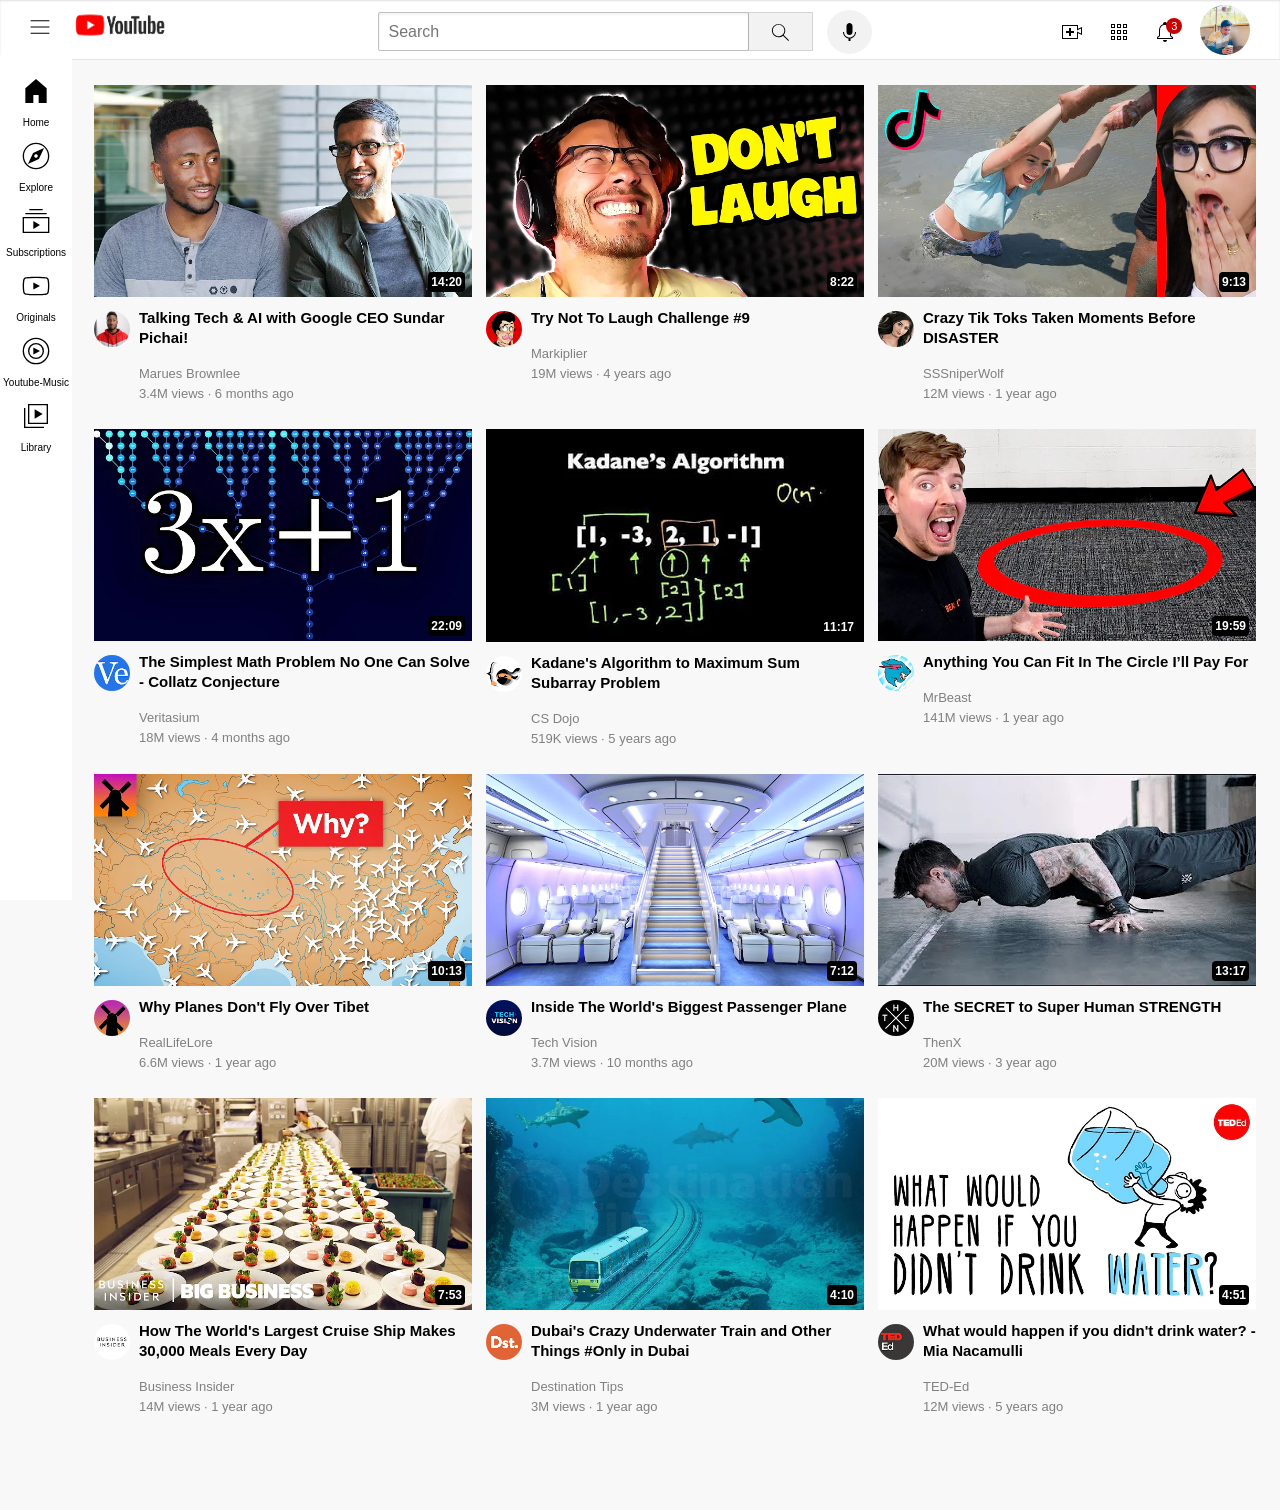
<file: index.html>
<!DOCTYPE html>
<html lang="en">
<head>
   
  <title>Clone youtube.com</title>
  <link rel="stylesheet" href="styles/general.css">
  <link rel="stylesheet" href="styles/header.css">
  <link rel="stylesheet" href="styles/sidebar.css">
  <link rel="stylesheet" href="styles/videos.css">
  <link rel="stylesheet" href="styles/footer.css">
  <link rel="preconnect" href="https://fonts.googleapis.com">
<link rel="preconnect" href="https://fonts.gstatic.com" crossorigin>
<link href="https://fonts.googleapis.com/css2?family=Roboto:ital,wght@0,100;0,300;0,400;0,500;0,700;0,900;1,100;1,300;1,400;1,500;1,700;1,900&display=swap" rel="stylesheet">
</head>
<body>
  <header class="header">

    <div class="left-section">
      <img class="hamburger-menu-icon" src="icons/hamburger-menu.svg" alt="">
      <img class="tube-logo" src="logo/tubelogo.png" alt="">
      
    </div>

    <div class="middle-section">

     <input type="text" class="search-btn" placeholder="Search">
     <div class="search-div"><img class="search-icon" src="icons/search.svg" alt=""> <div class="tool-tip">Search</div></div>
      <button class="voice-search-btn"> <img class="voice-search-icon" src="icons/voice-search-icon.svg" alt=""><div class="tool-tip"> voice-Search</div></button>
     

    </div>

    <div class="right-section">
      <div class="upload-div"><img class="upload-img" src="icons/upload.svg" alt=""> <div class="tool-tip">Create</div></div>
      <div class="apps-div"><img class="youtube-apps-img" src="icons/youtube-apps.svg" alt=""> <div class="tool-tip">Youtube-apps</div> </div>
      <div class="notification-div"><img class="notifications-img" src="icons/notifications.svg" alt="">        
      <div class="notify-number">3</div>
      <div class="tool-tip">Notifications</div>
      </div>
      <div class="logo-div"><img class="header-logo" src="channel-pictures/header-channel.jpeg" alt=""></div>
       
         </div>




  </header>
     
  <div class="sidebar">
      
     <div class="home-icon"><img  src="icons/home.svg" alt=""><div>Home</div> </div>
     <div class="home-icon"><img  src="icons/explore.svg" alt=""> <div>Explore</div> </div>
     <div class="home-icon"><img  src="icons/subscriptions.svg" alt=""><div> Subscriptions </div></div>
     <div class="home-icon"><img  src="icons/originals.svg" alt=""> <div>Originals</div> </div>
     <div class="home-icon"><img  src="icons/youtube-music.svg" alt=""><div> Youtube-Music</div> </div>
     <div class="home-icon"><img  src="icons/library.svg" alt=""> <div> Library</div> </div>
   
    
    
    
    
    
  </div>

   <section class="video-grid">
    
    <div class="video-priview">
      <div class="thumbimg">
        <img class="thumbnail-image" src="thumnails/thumbnail-1.webp" alt="">
        <div class="video-time">14:20</div>
      </div>
      <div class="channel-stats">
        <div class="channel-img">
          <img class="channel-picture" src="channel-pictures/channel-1.jpg" alt="">

        </div>
        <div class="channel-info">
          <p class="video-title">
          Talking Tech & AI with Google CEO Sundar Pichai!</p>
          <p class="channel-name">Marues Brownlee</p>
          <p class="video-info">3.4M views &#183; 6 months ago </p>

        </div>

      </div>

    </div>
    <div class="video-priview">
      <div class="thumbimg">
        <img class="thumbnail-image" src="thumnails/thumbnail-2.webp" alt="">
        <div class="video-time">8:22</div>
      </div>
      <div class="channel-stats">
        <div class="channel-img">
          <img class="channel-picture" src="channel-pictures/channel-2.jpeg" alt="">

        </div>
        <div class="channel-info">
          <p class="video-title">
            Try Not To Laugh Challenge #9</p>
          <p class="channel-name">Markiplier</p>
          <p class="video-info">19M views · 4 years ago </p>

        </div>

      </div>

    </div>

    <div class="video-priview">
      <div class="thumbimg">
        <img class="thumbnail-image" src="thumnails/thumbnail-3.webp" alt="">
        <div class="video-time">9:13</div>
      </div>
      <div class="channel-stats">
        <div class="channel-img">
          <img class="channel-picture" src="channel-pictures/channel-3.jpeg" alt="">

        </div>
        <div class="channel-info">
          <p class="video-title">
            Crazy Tik Toks Taken Moments Before DISASTER</p>
          <p class="channel-name"> SSSniperWolf</p>
          <p class="video-info">12M views · 1 year ago </p>

        </div>

      </div>

    </div>
    

    <div class="video-priview">
      <div class="thumbimg">
        <img class="thumbnail-image" src="thumnails/thumbnail-4.webp" alt="">
        <div class="video-time">22:09</div>
      </div>
      <div class="channel-stats">
        <div class="channel-img">
          <img class="channel-picture" src="channel-pictures/channel-4.jpeg" alt="">

        </div>
        <div class="channel-info">
          <p class="video-title">
            The Simplest Math Problem No One Can Solve - Collatz Conjecture</p>
          <p class="channel-name">Veritasium</p>
          <p class="video-info">18M views · 4 months ago </p>

        </div>

      </div>

    </div>

    <div class="video-priview">
      <div class="thumbimg">
        <img class="thumbnail-image" src="thumnails/thumbnail-5.webp" alt="">
        <div class="video-time">11:17</div>
      </div>
      <div class="channel-stats">
        <div class="channel-img">
          <img class="channel-picture" src="channel-pictures/channel-5.jpeg" alt="">

        </div>
        <div class="channel-info">
          <p class="video-title">
         Kadane's Algorithm to Maximum Sum Subarray Problem</p>
          <p class="channel-name">CS Dojo</p>
          <p class="video-info">519K views · 5 years ago </p>

        </div>

      </div>

    </div>



    <div class="video-priview">
      <div class="thumbimg">
        <img class="thumbnail-image" src="thumnails/thumbnail-6.webp" alt="">
        <div class="video-time">19:59</div>
      </div>
      <div class="channel-stats">
        <div class="channel-img">
          <img class="channel-picture" src="channel-pictures/channel-6.jpeg" alt="">

        </div>
        <div class="channel-info">
          <p class="video-title">
            Anything You Can Fit In The Circle I’ll Pay For</p>
          <p class="channel-name">MrBeast</p>
          <p class="video-info">141M views · 1 year ago </p>

        </div>

      </div>

    </div>


    <div class="video-priview">
      <div class="thumbimg">
        <img class="thumbnail-image" src="thumnails/thumbnail-7.webp" alt="">
        <div class="video-time">10:13</div>
      </div>
      <div class="channel-stats">
        <div class="channel-img">
          <img class="channel-picture" src="channel-pictures/channel-7.jpeg" alt="">

        </div>
        <div class="channel-info">
          <p class="video-title">
            Why Planes Don't Fly Over Tibet</p>
          <p class="channel-name">RealLifeLore</p>
          <p class="video-info">6.6M views · 1 year ago</p>

        </div>

      </div>

    </div>



    <div class="video-priview">
      <div class="thumbimg">
        <img class="thumbnail-image" src="thumnails/thumbnail-8.webp" alt="">
        <div class="video-time">7:12</div>
      </div>
      <div class="channel-stats">
        <div class="channel-img">
          <img class="channel-picture" src="channel-pictures/channel-8.jpeg" alt="">

        </div>
        <div class="channel-info">
          <p class="video-title">
            Inside The World's Biggest Passenger Plane</p>
          <p class="channel-name">Tech Vision</p>
          <p class="video-info"> 3.7M views · 10 months ago </p>

        </div>

      </div>

    </div>


    <div class="video-priview">
      <div class="thumbimg">
        <img class="thumbnail-image" src="thumnails/thumbnail-9.webp" alt="">
        <div class="video-time">13:17</div>
      </div>
      <div class="channel-stats">
        <div class="channel-img">
          <img class="channel-picture" src="channel-pictures/channel-9.jpeg" alt="">

        </div>
        <div class="channel-info">
          <p class="video-title">
            The SECRET to Super Human STRENGTH</p>
          <p class="channel-name">ThenX</p>
          <p class="video-info"> 20M views · 3 year ago </p>

        </div>

      </div>

    </div>


    <div class="video-priview">
      <div class="thumbimg">
        <img class="thumbnail-image" src="thumnails/thumbnail-10.webp" alt="">
        <div class="video-time">7:53</div>
      </div>
      <div class="channel-stats">
        <div class="channel-img">
          <img class="channel-picture" src="channel-pictures/channel-10.jpeg" alt="">

        </div>
        <div class="channel-info">
          <p class="video-title">
            How The World's Largest Cruise Ship Makes 30,000 Meals Every Day</p>
          <p class="channel-name">Business Insider</p>
          <p class="video-info">14M views · 1 year ago </p>

        </div>

      </div>

    </div>


    <div class="video-priview">
      <div class="thumbimg">
        <img class="thumbnail-image" src="thumnails/thumbnail-11.webp" alt="">
        <div class="video-time">4:10</div>
      </div>
      <div class="channel-stats">
        <div class="channel-img">
          <img class="channel-picture" src="channel-pictures/channel-11.jpeg" alt="">

        </div>
        <div class="channel-info">
          <p class="video-title">
            Dubai's Crazy Underwater Train and Other Things #Only in Dubai</p>
          <p class="channel-name">Destination Tips</p>
          <p class="video-info">3M views · 1 year ago </p>

        </div>

      </div>

    </div>


    <div class="video-priview">
      <div class="thumbimg">
        <img class="thumbnail-image" src="thumnails/thumbnail-12.webp" alt="">
        <div class="video-time">4:51</div>
      </div>
      <div class="channel-stats">
        <div class="channel-img">
          <img class="channel-picture" src="channel-pictures/channel-12.jpeg" alt="">

        </div>
        <div class="channel-info">
          <p class="video-title">
          What would happen if you didn't drink water? - Mia Nacamulli</p>
          <p class="channel-name">TED-Ed</p>
          <p class="video-info">12M views · 5 years ago </p>

        </div>

      </div>

    </div>


   </section>
   <footer>
    <div class="upload-div"><img class="upload-img" src="icons/upload.svg" alt=""> <div class="tool-tip">Create</div></div>
    <div class="apps-div"><img class="youtube-apps-img" src="icons/youtube-apps.svg" alt=""> <div class="tool-tip">Youtube-apps</div> </div>
    <div class="notification-div"><img class="notifications-img" src="icons/notifications.svg" alt="">        
    <div class="notify-number">3</div>
    <div class="tool-tip">Notifications</div>
    </div>
    <div class="logo-div"><img class="header-logo" src="channel-pictures/header-channel.jpeg" alt=""></div>
     
   </footer>
</body>
</html>
</file>
<file: styles/general.css>
body{
   font-family: Arial, Helvetica, sans-serif;
   margin-top: 0;
   margin: 0;
   padding-top: 10px;
   padding-left: 20px;
   padding-right: 24px;
   background-color: rgb(248, 248, 248);
   height: 1500px;
   z-index: 90;
    
   
}
</file>
<file: styles/header.css>
.header{
  height: 55px;
  padding-top: 4px;
  margin: 0;
  display: flex;
  flex-direction: row;
  justify-content: space-between;
  border-bottom: 1px solid rgb(128, 128, 128,0.2);
  box-shadow: inset 0px 1px 2px #deddddee;
  position: fixed;
  top: 0;
  left: 0;
  right: 0;
  background-color: rgb(255, 255, 255);
  z-index: 100;
  
 

}

@media(max-width:800px){
  .search-btn{
    flex: 0;
    flex-shrink: 0;
    width: 200px;
    height: 30px;
  }
  
  

}

@media (max-width:800px){
  .middle-section{
     
    max-width: 300px; 
    margin-left: -30px;
    margin-right: 65px;
  }
}
@media (max-width:720px){
  .right-section{
     
     
      opacity: 0;
  }
  .search-btn{
    flex: 0;
    flex-shrink: 0;
    width: 200px;
    height: 30px;
  }
}

.left-section{
 
display:flex;
  align-items: center;
  padding-left: 20px;
  padding-bottom: 9px;
   
   
 
}
.middle-section{
 
 margin-left: 70px;
 margin-right: 45px;
  flex: 1; 
  display: flex;
   
  align-items: center;
  max-width: 500px;
  
}
.right-section{
flex-shrink: 0;
 width: 190px;
display: flex;
align-items: center;
justify-content: space-between;
margin-right: 30px;
}
.notification-div{
  position: relative;

}
.notify-number{
  position: absolute;
  top: -2px;
  right: -5px;
  background-color: rgb(200, 0, 0);
  color: white;
  font-size: 11px;
  padding-left: 5px;
  padding-right: 5px;
  padding-top: 2px;
  padding-bottom: 2px;
  border-radius: 10px;
}

.tube-logo{
 width: 100px;
height: 58px;
margin-bottom: 4px;
margin-left: 0;

}

.search-btn{
  flex: 1;
  height: 35px;
  padding-left: 10px;
  margin: 0;
  
  font-size: 16px;
  border: 1px solid rgb(192, 192, 192);
  border-radius: 2px;
  box-shadow: inset 1px 2px 3px rgba(0, 0, 0, 0.05);
  
   
}
.voice-search-btn{
  border: none;
  width: fit-content;
  background: rgb(255, 255, 255);

   
  
}
.search-btn::placeholder {
  font-size: 16px;
}
.upload-img,.youtube-apps-img,.notifications-img{
 
  height: 24px;
}
.header-logo{
 width: 50px;
  height: 50px;
   
  border-radius: 250%;
  object-fit: cover;
}
.voice-search-icon{
margin-left: 8px;
height:24px;
border:none; 
border-radius: 150%;
 padding: 10px;
  
 width: 25px;
 
   
background-color: rgb(128, 128, 128,0.1);

}
.search-div ,.voice-search-btn,.upload-div,.apps-div,.notification-div{
  position: relative;
   
  display: flex;
  justify-content: center;
}
.search-div .tool-tip,.voice-search-btn .tool-tip,.upload-div .tool-tip,.apps-div .tool-tip,.notification-div .tool-tip{
  position: absolute;
  background-color: rgb(163, 163, 163);
   bottom: -40px;
  font-size: 14px ;
  padding: 5px 6px;
   
  color: white;
  opacity: 0;
 pointer-events: none;
 transition: 0.2s;
 white-space: nowrap;
}
 .search-div:hover .tool-tip,.voice-search-btn:hover .tool-tip,.upload-div:hover .tool-tip,.apps-div:hover .tool-tip,.notification-div:hover .tool-tip{
  opacity: 1;
 }
.search-icon{
 
height:23px;
border: 1px solid rgba(162, 162, 162, 0.4); 
margin-left: -1px; 
padding: 8px 20px 6px 20px;
background-color: rgb(128, 128, 128,0.1);
margin-top:0px ;

}
.hamburger-menu-icon{
  margin-right: 10px;
  width: 40px;
  height: 25px;
  margin-top: 10px;padding-bottom: 10px;
}
</file>
<file: styles/sidebar.css>
.sidebar{
  position: fixed;
  left: 0;
  bottom: 0;
  top: 55px;
  background-color: white;
  width: 72px;
  z-index: 200;
  padding-top: 19px;
    
    
     
}
 .home-icon
 {
   
  height: 45px;
 
  display: flex;
  justify-content: center;
  align-items: center;
  flex-direction: column;
  cursor: pointer;
  margin-bottom: 10px;
  font-size: 10px;
  
  padding:5px 20px;
  white-space: nowrap;
  transition: 0.3;
 }
 .home-icon:hover{
  background-color: rgb(205, 205, 205);
 }
 .home-icon div{
  font-size: 10px;
  margin-top: 10px;
 }
</file>
<file: styles/videos.css>
.video-grid{
  display: grid; 
  grid-template-columns: 1fr 1fr 1fr 1fr;
  row-gap: 20px;
  column-gap: 14px;
  padding-left: 74px;
  padding-top: 75px;
   margin: 0;
}
@media (max-width:1300px){
.video-grid{
  grid-template-columns: 1fr 1fr 1fr;
}
}
@media ( max-width:1000px){
 .video-grid{
  grid-template-columns: 1fr 1fr ;
 }
}
@media (max-width:720px){
  .video-grid{
    grid-template-columns: 1fr;
  }
}

.thumbimg{
  position:relative
}
.video-time{
  position: absolute;
  right: 7px;
  bottom: 9px;
  background-color: black;
  color: white;
  font-size: 12px;
  font-family: Arial, Helvetica, sans-serif;
  padding: 3px;
  border-radius: 4px;
  font-weight: bold;
}

 

 
.channel-stats{
 margin: 0;
 margin-top: -8px;
 display: flex;
 column-gap: 9px;
  
}
.channel-img{
 
width: 36px;


}
.channel-picture{
  width: 36px;
  margin: 0;
  margin-top: 18px;
  border-radius: 100px;
  
}
 
.video-info{
  margin: 0;
  margin-bottom: 8px;
  font-family: Arial, Helvetica, sans-serif;
  font-size: 13px;
  color: gray;
}
.channel-name{
  margin: 0;
  margin-bottom: 5px;
  font-family: Arial, Helvetica, sans-serif;
  font-size: 13px;
  color: gray;
}
.thumbnail-image{
  width: 100%; 
 
}
.video-title{
font-family: Arial, Helvetica, sans-serif;
font-weight: bold;
font-size: 15px;
 
line-height: 20px;
 
 
 
margin-bottom: 18px;
}
</file>
<file: styles/footer.css>
footer{
  position: fixed;
  bottom: 0;
   left: 0;
   right: 0;
   display: flex;
   flex-direction: row;
    background-color:rgb(224, 224, 224);
   color: white;
   justify-content: space-between;
   align-items: center;
   
   padding-left: 90px;
   opacity: 0;

    
}

@media (max-width:720px){
  footer{
    opacity: 1;
  }
}

footer .upload-img, footer .youtube-apps-img, footer .notifications-img{
 
  height: 34px;
}
.header-logo{
 width: 50px;
  height: 50px;
   
  border-radius: 250%;
  object-fit: cover;
}
.search-div .tool-tip,.voice-search-btn .tool-tip,.upload-div .tool-tip,.apps-div .tool-tip,.notification-div .tool-tip{
  position: fixed;
  background-color: rgb(163, 163, 163);
   top: -34px;
   height: 13px;
  font-size: 14px ;
  padding: 5px 6px;
  
   
  color: white;
  opacity: 0;
 pointer-events: none;
 transition: 0.2s;

  
}
</file>
